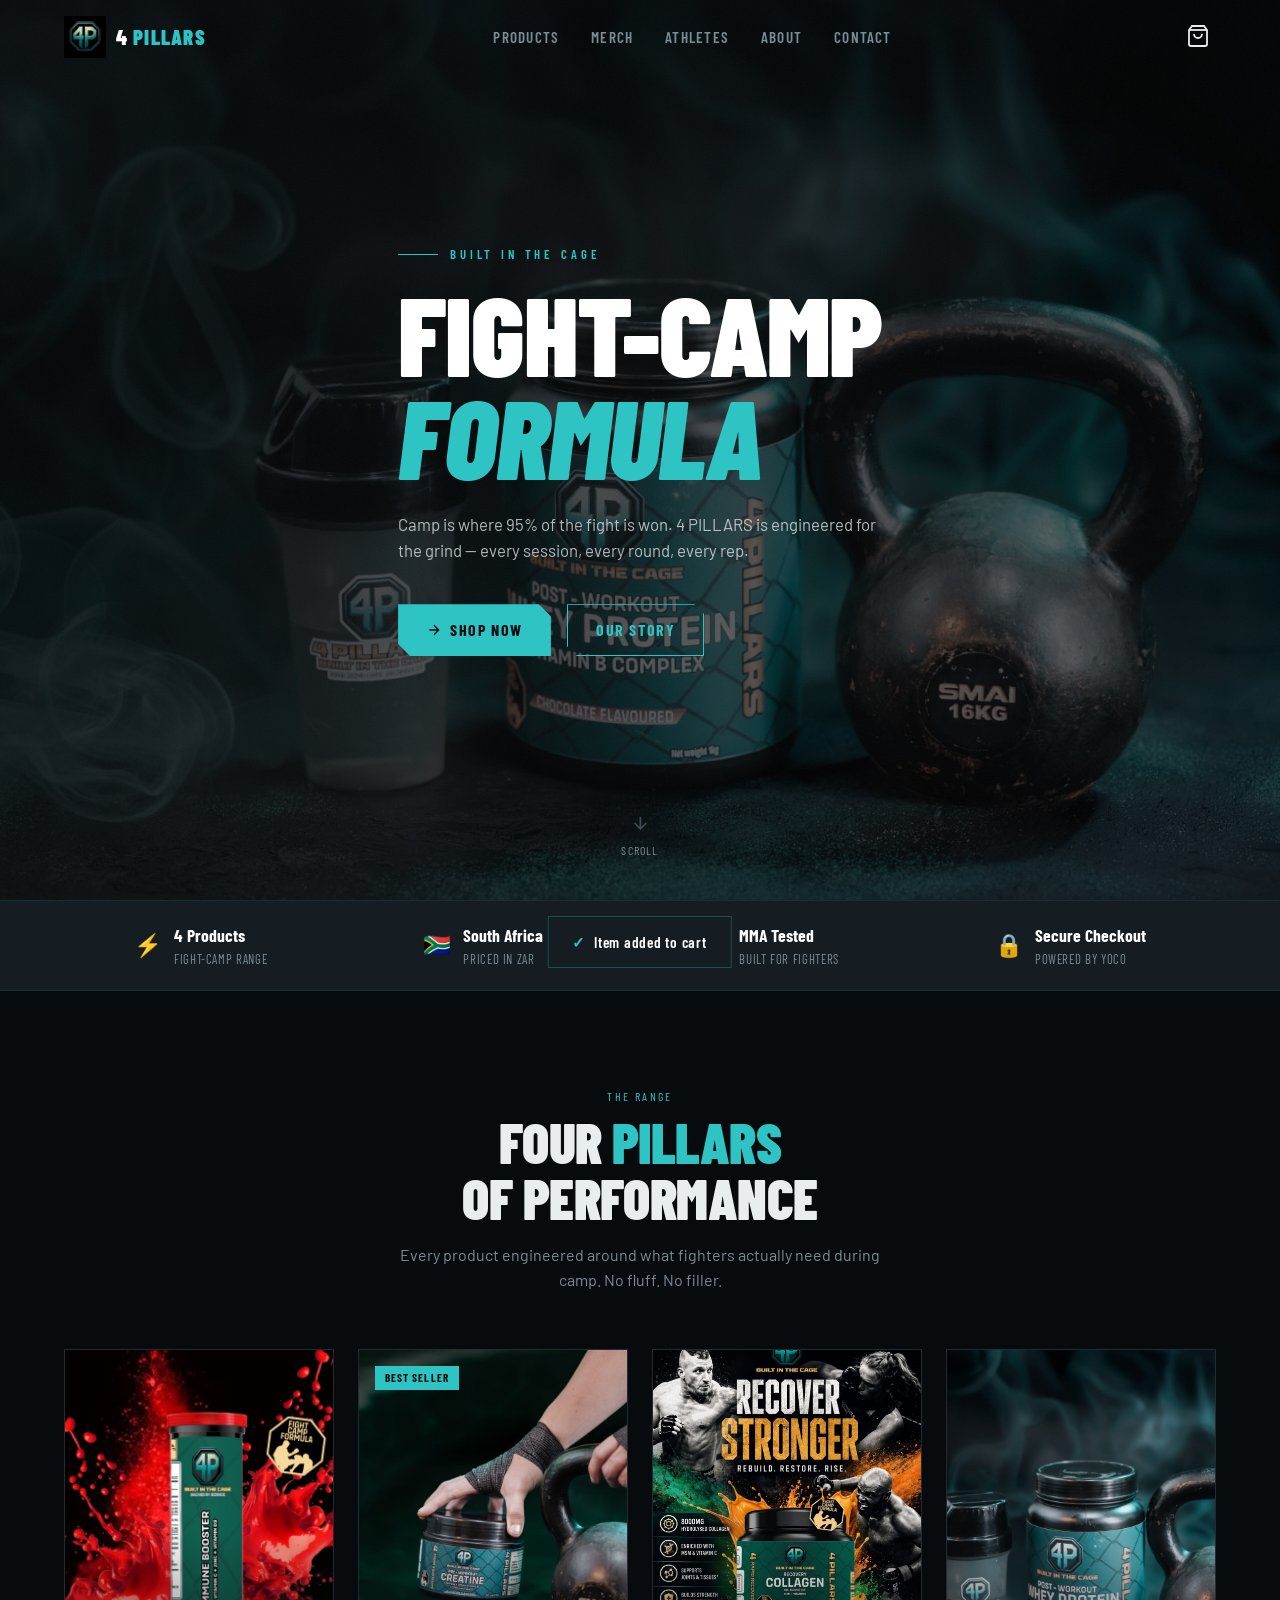
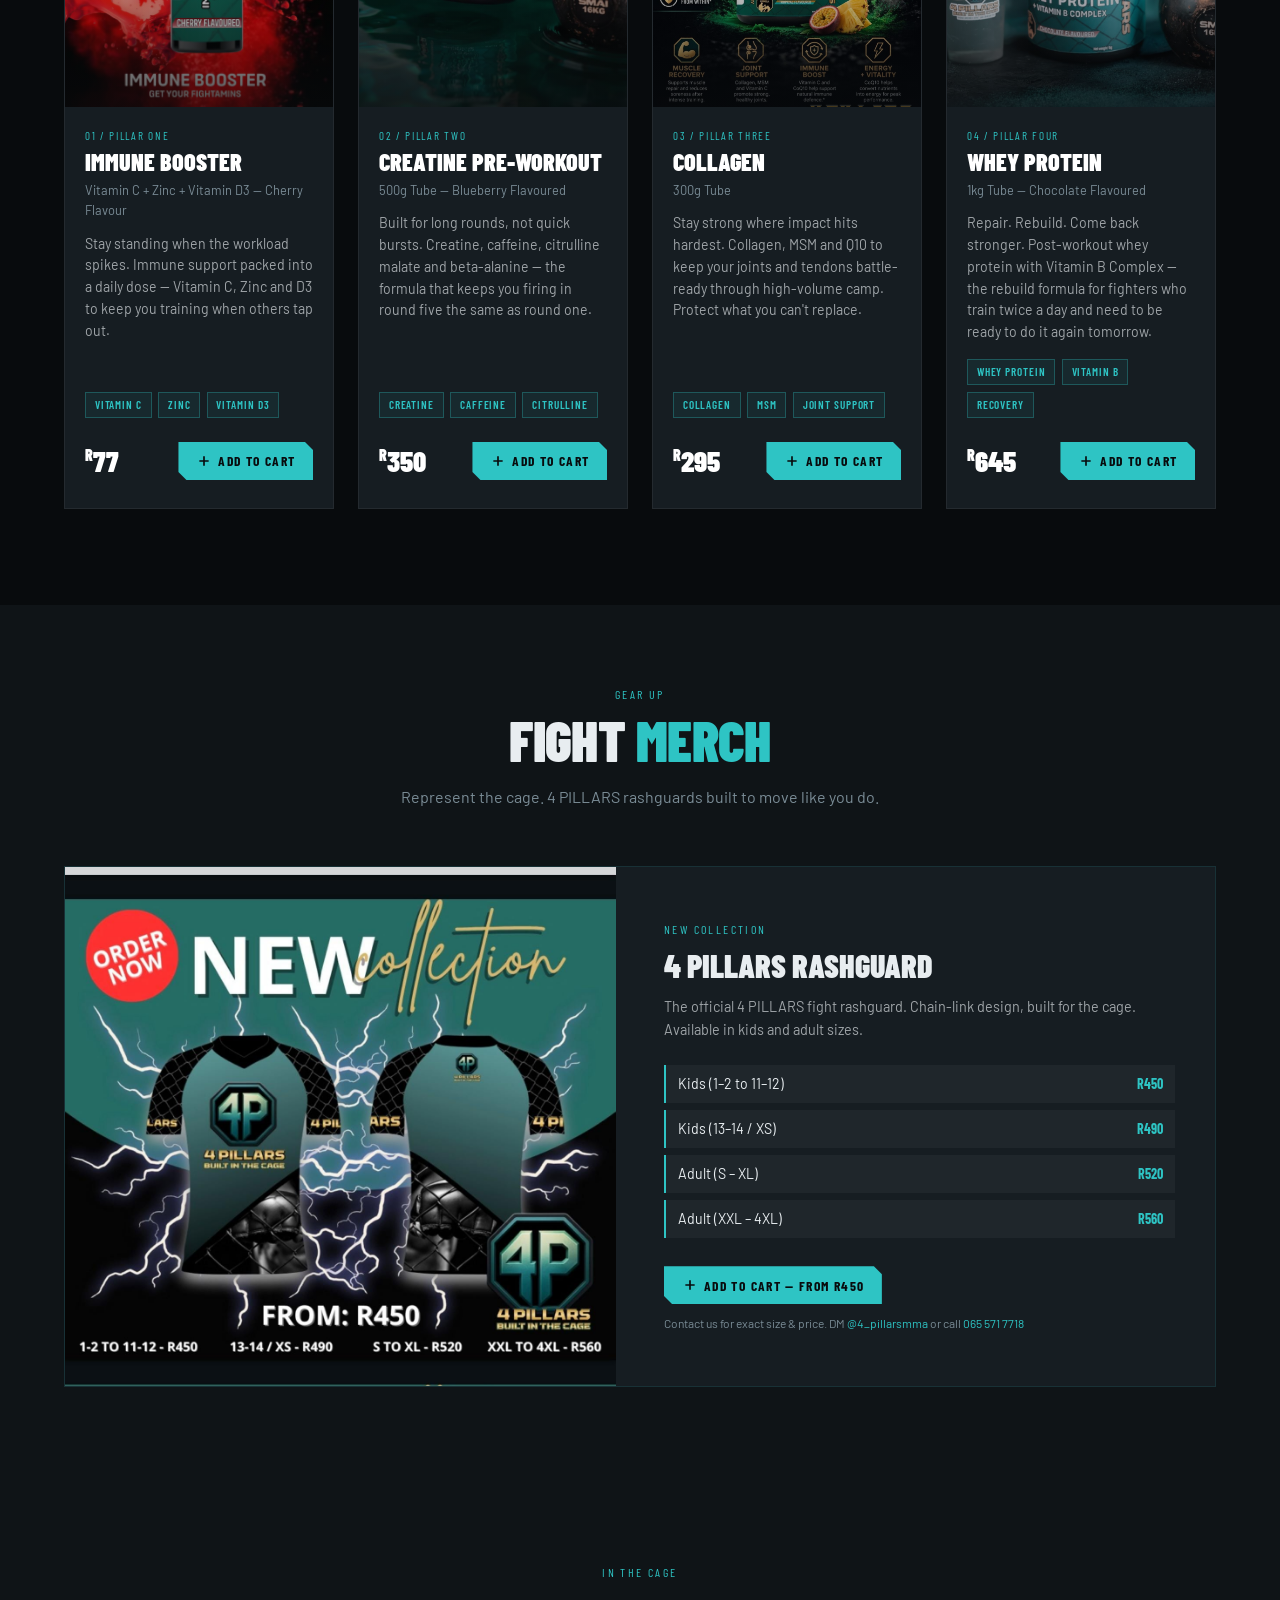
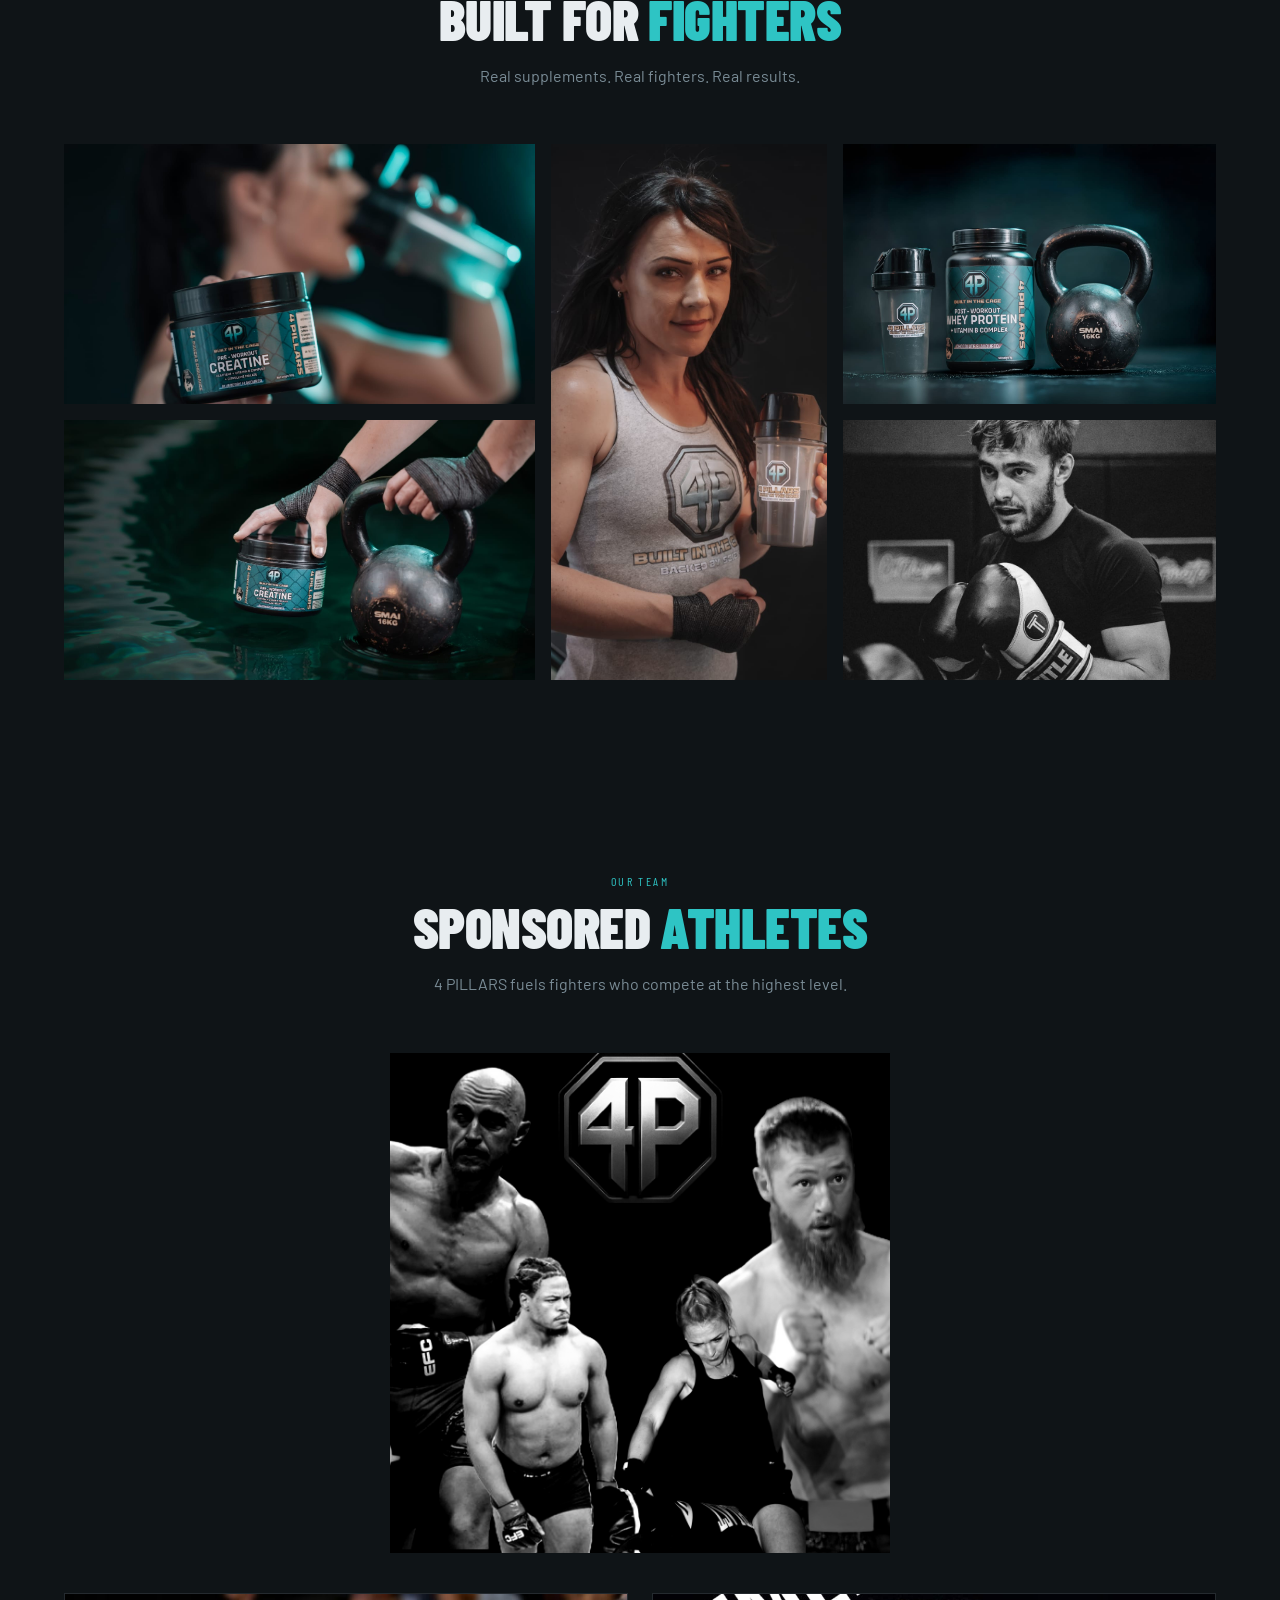
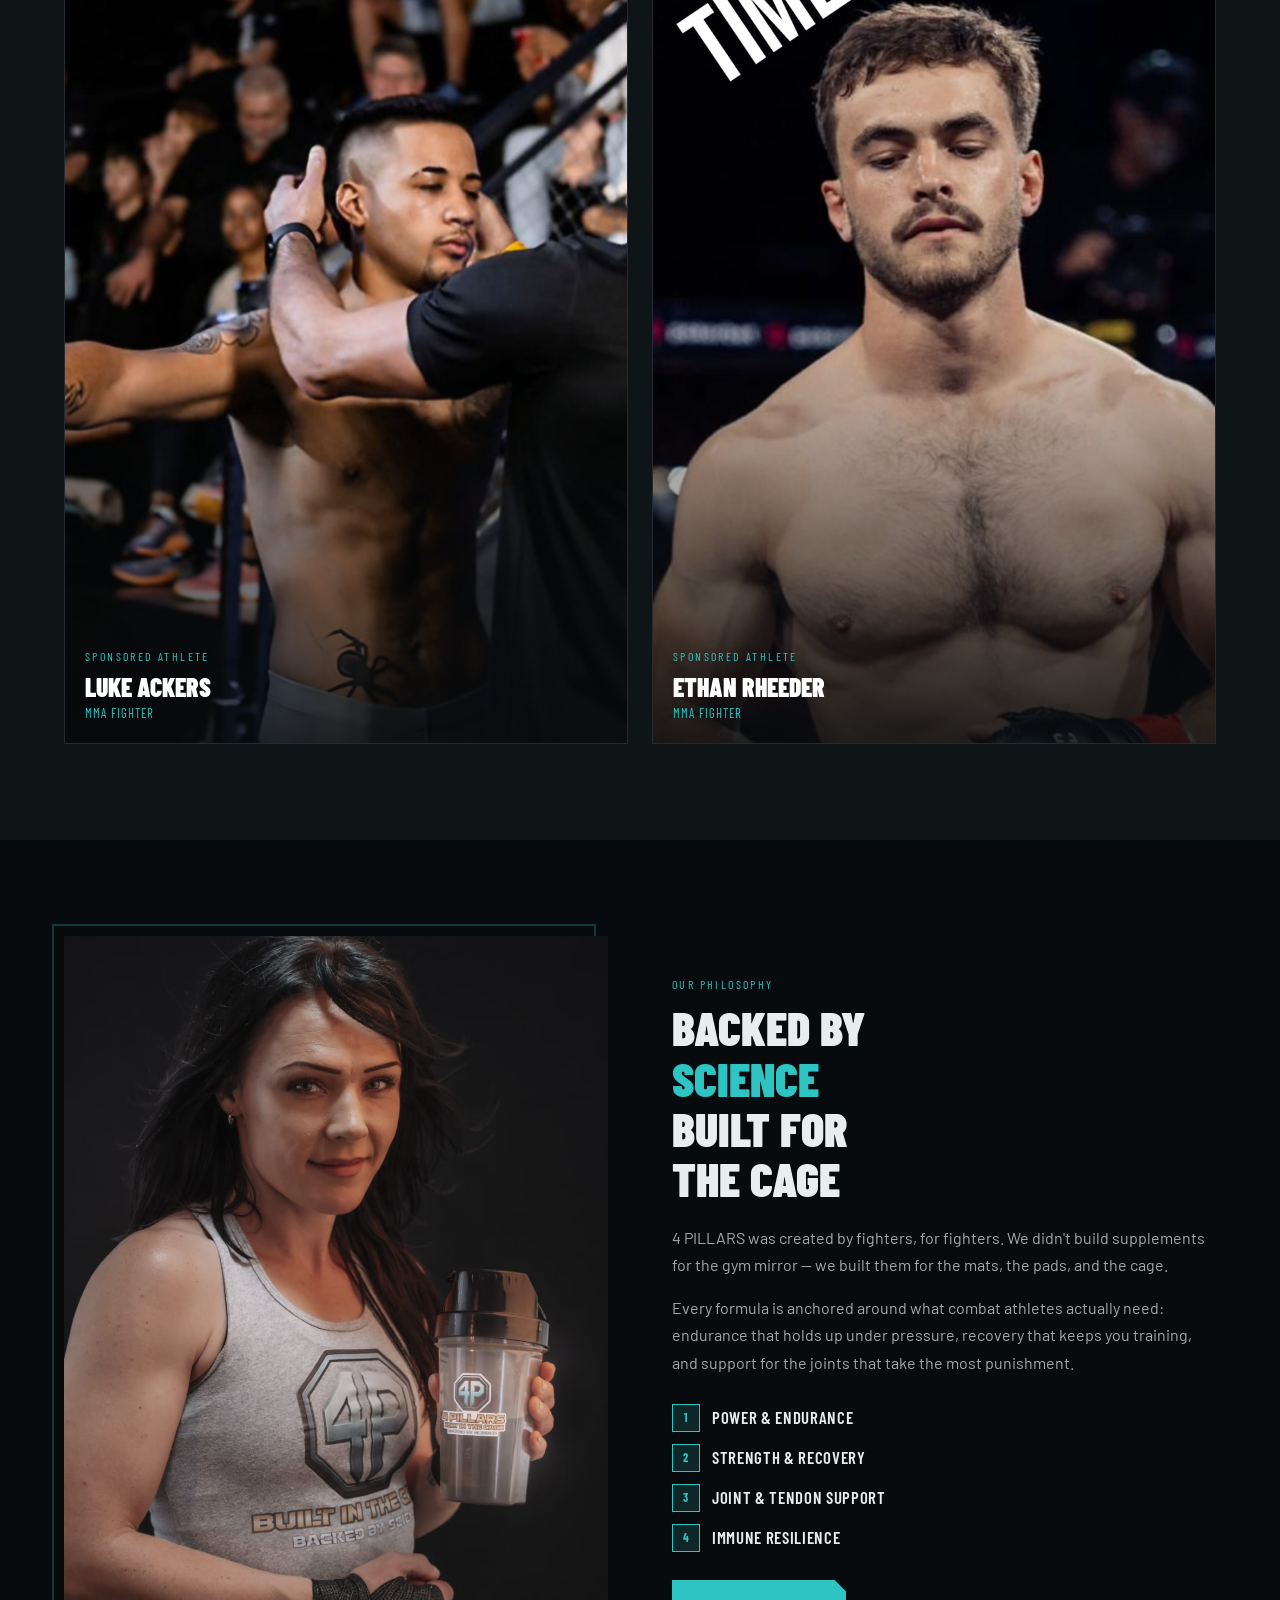
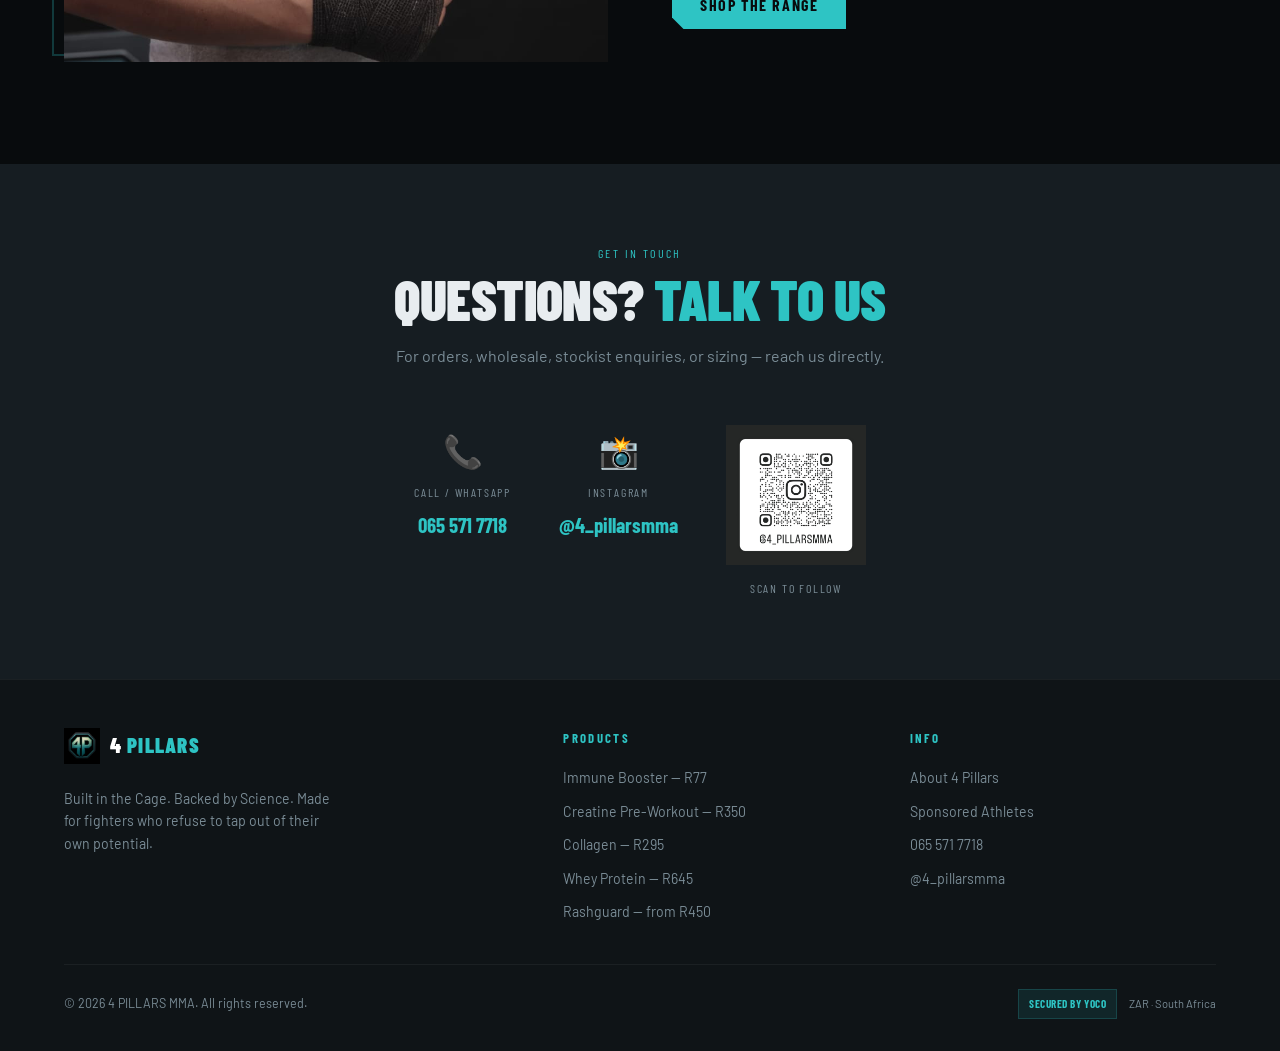
<file: index.html>
<!DOCTYPE html>
<html lang="en">
<head>
  <meta charset="UTF-8">
  <meta name="viewport" content="width=device-width, initial-scale=1.0">
  <title>4 PILLARS MMA — Built in the Cage</title>
  <meta name="description" content="4 PILLARS MMA supplements. Built for fighters. Creatine, Whey Protein, Collagen, Immune Booster and Rashguards — engineered for the grind.">

  <!-- Google Fonts -->
  <link rel="preconnect" href="https://fonts.googleapis.com">
  <link rel="preconnect" href="https://fonts.gstatic.com" crossorigin>
  <link href="https://fonts.googleapis.com/css2?family=Barlow+Condensed:ital,wght@0,400;0,600;0,700;0,900;1,700&family=Barlow:wght@300;400;500;600&display=swap" rel="stylesheet">

  <!-- Yoco SDK -->
  <script src="https://js.yoco.com/sdk/v1/yoco-sdk-web.js"></script>

  <style>
    *, *::before, *::after { box-sizing: border-box; margin: 0; padding: 0; }

    :root {
      --teal:    #2ec4c4;
      --teal-dk: #1d8f8f;
      --gold:    #d4a847;
      --dark:    #080b0d;
      --dark2:   #0f1417;
      --dark3:   #161d22;
      --dark4:   #1e272e;
      --light:   #e8edf0;
      --muted:   #7a8c96;
      --white:   #ffffff;
      --danger:  #c0392b;
    }

    html { scroll-behavior: smooth; }

    body {
      background: var(--dark);
      color: var(--light);
      font-family: 'Barlow', sans-serif;
      font-weight: 400;
      line-height: 1.6;
      overflow-x: hidden;
    }

    /* ── SCROLLBAR ── */
    ::-webkit-scrollbar { width: 6px; }
    ::-webkit-scrollbar-track { background: var(--dark2); }
    ::-webkit-scrollbar-thumb { background: var(--teal-dk); border-radius: 3px; }

    /* ── UTILITY ── */
    .container { max-width: 1200px; margin: 0 auto; padding: 0 1.5rem; }
    .section-label {
      font-family: 'Barlow Condensed', sans-serif;
      font-size: .75rem;
      letter-spacing: .2em;
      text-transform: uppercase;
      color: var(--teal);
      margin-bottom: .5rem;
    }
    .btn {
      display: inline-flex; align-items: center; gap: .5rem;
      padding: .75rem 1.75rem;
      font-family: 'Barlow Condensed', sans-serif;
      font-size: 1rem;
      font-weight: 700;
      letter-spacing: .1em;
      text-transform: uppercase;
      border: none; cursor: pointer;
      transition: all .2s ease;
      text-decoration: none;
    }
    .btn-primary {
      background: var(--teal);
      color: var(--dark);
      clip-path: polygon(0 0, calc(100% - 12px) 0, 100% 12px, 100% 100%, 12px 100%, 0 calc(100% - 12px));
    }
    .btn-primary:hover { background: #3ed8d8; transform: translateY(-2px); box-shadow: 0 8px 24px rgba(46,196,196,.35); }
    .btn-outline {
      background: transparent;
      color: var(--teal);
      border: 1.5px solid var(--teal);
      clip-path: polygon(0 0, calc(100% - 10px) 0, 100% 10px, 100% 100%, 10px 100%, 0 calc(100% - 10px));
    }
    .btn-outline:hover { background: var(--teal); color: var(--dark); }
    .btn-ghost { background: transparent; color: var(--light); border: none; cursor: pointer; font-family: inherit; }

    /* ── NAVBAR ── */
    nav {
      position: fixed; top: 0; left: 0; right: 0; z-index: 900;
      padding: 1rem 0;
      transition: background .3s ease, padding .3s ease;
    }
    nav.scrolled {
      background: rgba(8,11,13,.95);
      backdrop-filter: blur(12px);
      padding: .6rem 0;
      border-bottom: 1px solid rgba(46,196,196,.15);
    }
    .nav-inner {
      display: flex; align-items: center; justify-content: space-between;
    }
    .nav-logo {
      text-decoration: none;
      display: flex; align-items: center; gap: .6rem;
    }
    .nav-logo img {
      height: 42px; width: 42px;
      object-fit: contain;
    }
    .nav-logo-text {
      font-family: 'Barlow Condensed', sans-serif;
      font-size: 1.3rem;
      font-weight: 900;
      letter-spacing: .06em;
      color: var(--white);
      line-height: 1;
    }
    .nav-logo-text span { color: var(--teal); }
    .nav-links { display: flex; align-items: center; gap: 2rem; list-style: none; }
    .nav-links a {
      font-family: 'Barlow Condensed', sans-serif;
      font-size: .95rem;
      font-weight: 600;
      letter-spacing: .08em;
      text-transform: uppercase;
      color: var(--muted);
      text-decoration: none;
      transition: color .2s;
    }
    .nav-links a:hover { color: var(--teal); }
    .nav-right { display: flex; align-items: center; gap: 1rem; }
    .cart-btn {
      position: relative;
      background: none; border: none; cursor: pointer;
      color: var(--light); padding: .4rem;
      transition: color .2s;
    }
    .cart-btn:hover { color: var(--teal); }
    .cart-btn svg { width: 24px; height: 24px; }
    .cart-count {
      position: absolute; top: -4px; right: -4px;
      background: var(--teal); color: var(--dark);
      font-size: .65rem; font-weight: 700;
      width: 18px; height: 18px;
      border-radius: 50%;
      display: flex; align-items: center; justify-content: center;
      opacity: 0; transform: scale(0);
      transition: all .2s;
    }
    .cart-count.visible { opacity: 1; transform: scale(1); }
    .hamburger { display: none; flex-direction: column; gap: 5px; cursor: pointer; background: none; border: none; padding: .4rem; }
    .hamburger span { display: block; width: 24px; height: 2px; background: var(--light); transition: all .3s; }

    /* ── HERO ── */
    .hero {
      position: relative; height: 100vh; min-height: 600px;
      display: flex; align-items: center;
      overflow: hidden;
    }
    .hero-bg {
      position: absolute; inset: 0;
      background-image: url('images/hero-whey-smoke.jpeg');
      background-size: cover;
      background-position: center 30%;
      filter: brightness(.45);
      transform: scale(1.05);
      transition: transform 8s ease;
    }
    .hero-bg.loaded { transform: scale(1); }
    .hero-overlay {
      position: absolute; inset: 0;
      background: linear-gradient(135deg, rgba(8,11,13,.8) 0%, rgba(8,11,13,.2) 60%, transparent 100%);
    }
    .hero-noise {
      position: absolute; inset: 0;
      opacity: .04;
      background-image: url("data:image/svg+xml,%3Csvg viewBox='0 0 256 256' xmlns='http://www.w3.org/2000/svg'%3E%3Cfilter id='n'%3E%3CfeTurbulence type='fractalNoise' baseFrequency='.9' numOctaves='4' stitchTiles='stitch'/%3E%3C/filter%3E%3Crect width='100%25' height='100%25' filter='url(%23n)'/%3E%3C/svg%3E");
      background-size: 200px;
    }
    .hero-content {
      position: relative; z-index: 2;
      max-width: 700px;
    }
    .hero-eyebrow {
      font-family: 'Barlow Condensed', sans-serif;
      font-size: .8rem; font-weight: 600;
      letter-spacing: .3em; text-transform: uppercase;
      color: var(--teal);
      margin-bottom: 1rem;
      display: flex; align-items: center; gap: .75rem;
    }
    .hero-eyebrow::before {
      content: ''; display: block;
      width: 40px; height: 1.5px;
      background: var(--teal);
    }
    .hero h1 {
      font-family: 'Barlow Condensed', sans-serif;
      font-size: clamp(3.5rem, 9vw, 7rem);
      font-weight: 900;
      line-height: .92;
      text-transform: uppercase;
      letter-spacing: -.01em;
      color: var(--white);
      margin-bottom: 1.5rem;
    }
    .hero h1 em {
      font-style: italic;
      color: var(--teal);
    }
    .hero p {
      font-size: 1.05rem;
      color: rgba(232,237,240,.75);
      max-width: 480px;
      margin-bottom: 2.5rem;
    }
    .hero-actions { display: flex; gap: 1rem; flex-wrap: wrap; }
    .hero-scroll {
      position: absolute; bottom: 2.5rem; left: 50%;
      transform: translateX(-50%);
      display: flex; flex-direction: column; align-items: center; gap: .5rem;
      color: var(--muted); font-size: .75rem;
      letter-spacing: .1em; text-transform: uppercase;
      font-family: 'Barlow Condensed', sans-serif;
      z-index: 2; animation: bounce 2s infinite;
    }
    @keyframes bounce { 0%,100%{transform:translateX(-50%) translateY(0)} 50%{transform:translateX(-50%) translateY(-8px)} }
    .hero-scroll svg { width: 20px; opacity: .5; }

    /* ── STATS BAR ── */
    .stats-bar {
      background: var(--dark3);
      border-top: 1px solid rgba(46,196,196,.1);
      border-bottom: 1px solid rgba(46,196,196,.1);
      padding: 1.25rem 0;
    }
    .stats-inner {
      display: flex; align-items: center; justify-content: space-around;
      flex-wrap: wrap; gap: 1rem;
    }
    .stat {
      display: flex; align-items: center; gap: .75rem;
      font-family: 'Barlow Condensed', sans-serif;
    }
    .stat-icon { color: var(--teal); font-size: 1.4rem; }
    .stat-text { font-size: .8rem; letter-spacing: .05em; text-transform: uppercase; color: var(--muted); }
    .stat-value { font-size: 1.1rem; font-weight: 700; color: var(--white); }

    /* ── SECTION HEADERS ── */
    .section-header {
      text-align: center;
      margin-bottom: 3.5rem;
    }
    .section-header h2 {
      font-family: 'Barlow Condensed', sans-serif;
      font-size: clamp(2.2rem, 5vw, 3.5rem);
      font-weight: 900;
      text-transform: uppercase;
      line-height: 1;
      letter-spacing: -.01em;
    }
    .section-header h2 span { color: var(--teal); }
    .section-header p { color: var(--muted); max-width: 520px; margin: 1rem auto 0; }

    /* ── PRODUCTS ── */
    #products { padding: 6rem 0; }
    .products-grid {
      display: grid;
      grid-template-columns: repeat(auto-fill, minmax(260px, 1fr));
      gap: 1.5rem;
    }
    .product-card {
      background: var(--dark3);
      border: 1px solid rgba(255,255,255,.06);
      transition: border-color .3s, transform .3s, box-shadow .3s;
      position: relative; overflow: hidden;
      display: flex; flex-direction: column;
    }
    .product-card:hover {
      border-color: rgba(46,196,196,.4);
      transform: translateY(-4px);
      box-shadow: 0 16px 48px rgba(0,0,0,.5), 0 0 0 1px rgba(46,196,196,.15);
    }
    .product-badge {
      position: absolute; top: 1rem; left: 1rem; z-index: 2;
      background: var(--teal); color: var(--dark);
      font-family: 'Barlow Condensed', sans-serif;
      font-size: .7rem; font-weight: 700;
      letter-spacing: .1em; text-transform: uppercase;
      padding: .2rem .6rem;
    }
    .product-img-wrap {
      position: relative; overflow: hidden;
      aspect-ratio: 3/4; background: var(--dark4);
    }
    .product-img-wrap img {
      width: 100%; height: 100%;
      object-fit: cover;
      transition: transform .5s ease;
    }
    .product-card:hover .product-img-wrap img { transform: scale(1.06); }
    .product-img-overlay {
      position: absolute; inset: 0;
      background: linear-gradient(to top, rgba(8,11,13,.7) 0%, transparent 50%);
    }
    .product-body {
      padding: 1.25rem 1.25rem 1.5rem;
      flex: 1; display: flex; flex-direction: column;
    }
    .product-number {
      font-family: 'Barlow Condensed', sans-serif;
      font-size: .7rem; letter-spacing: .15em;
      text-transform: uppercase; color: var(--teal);
      margin-bottom: .25rem;
    }
    .product-name {
      font-family: 'Barlow Condensed', sans-serif;
      font-size: 1.5rem; font-weight: 900;
      text-transform: uppercase; line-height: 1.1;
      color: var(--white); margin-bottom: .25rem;
    }
    .product-sub {
      font-size: .8rem; color: var(--muted);
      margin-bottom: .75rem;
    }
    .product-desc {
      font-size: .88rem; color: rgba(232,237,240,.65);
      line-height: 1.55; margin-bottom: 1rem; flex: 1;
    }
    .product-tags {
      display: flex; flex-wrap: wrap; gap: .4rem;
      margin-bottom: 1.25rem;
    }
    .tag {
      font-size: .7rem; font-family: 'Barlow Condensed', sans-serif;
      font-weight: 600; letter-spacing: .08em; text-transform: uppercase;
      padding: .2rem .55rem;
      border: 1px solid rgba(46,196,196,.3);
      color: var(--teal); background: rgba(46,196,196,.07);
    }
    .product-footer {
      display: flex; align-items: center; justify-content: space-between;
      margin-top: auto;
    }
    .product-price {
      font-family: 'Barlow Condensed', sans-serif;
      font-size: 1.8rem; font-weight: 900;
      color: var(--white);
    }
    .product-price sup { font-size: 1rem; vertical-align: super; }
    .add-to-cart {
      background: var(--teal); color: var(--dark);
      border: none; cursor: pointer;
      font-family: 'Barlow Condensed', sans-serif;
      font-size: .85rem; font-weight: 700;
      letter-spacing: .1em; text-transform: uppercase;
      padding: .65rem 1.1rem;
      transition: all .2s;
      display: flex; align-items: center; gap: .4rem;
      clip-path: polygon(0 0, calc(100% - 8px) 0, 100% 8px, 100% 100%, 8px 100%, 0 calc(100% - 8px));
    }
    .add-to-cart:hover { background: #3ed8d8; transform: translateY(-1px); }
    .add-to-cart.added { background: var(--gold); }
    .add-to-cart svg { width: 16px; height: 16px; }

    /* ── CART DRAWER ── */
    .cart-overlay {
      position: fixed; inset: 0; z-index: 990;
      background: rgba(0,0,0,.6);
      opacity: 0; pointer-events: none;
      transition: opacity .3s;
      backdrop-filter: blur(4px);
    }
    .cart-overlay.open { opacity: 1; pointer-events: all; }
    .cart-drawer {
      position: fixed; top: 0; right: 0; bottom: 0; z-index: 995;
      width: min(420px, 100vw);
      background: var(--dark2);
      border-left: 1px solid rgba(46,196,196,.15);
      transform: translateX(100%);
      transition: transform .35s cubic-bezier(.4,0,.2,1);
      display: flex; flex-direction: column;
    }
    .cart-drawer.open { transform: translateX(0); }
    .cart-header {
      padding: 1.5rem;
      border-bottom: 1px solid rgba(255,255,255,.06);
      display: flex; align-items: center; justify-content: space-between;
    }
    .cart-title {
      font-family: 'Barlow Condensed', sans-serif;
      font-size: 1.3rem; font-weight: 900;
      text-transform: uppercase; letter-spacing: .05em;
    }
    .cart-close {
      background: none; border: none; cursor: pointer;
      color: var(--muted); padding: .3rem;
      transition: color .2s;
    }
    .cart-close:hover { color: var(--white); }
    .cart-close svg { width: 22px; height: 22px; }
    .cart-items { flex: 1; overflow-y: auto; padding: 1rem 1.5rem; }
    .cart-empty {
      height: 100%; display: flex; flex-direction: column;
      align-items: center; justify-content: center; gap: 1rem;
      color: var(--muted); text-align: center;
    }
    .cart-empty svg { width: 48px; height: 48px; opacity: .3; }
    .cart-empty p { font-size: .9rem; }
    .cart-item {
      display: grid; grid-template-columns: 64px 1fr auto;
      gap: 1rem; align-items: start;
      padding: 1rem 0;
      border-bottom: 1px solid rgba(255,255,255,.05);
    }
    .cart-item-img {
      width: 64px; height: 64px;
      object-fit: cover;
      background: var(--dark4);
    }
    .cart-item-name {
      font-family: 'Barlow Condensed', sans-serif;
      font-weight: 700; font-size: 1rem;
      text-transform: uppercase; line-height: 1.2;
      margin-bottom: .2rem;
    }
    .cart-item-sub { font-size: .78rem; color: var(--muted); }
    .cart-item-price { font-family: 'Barlow Condensed', sans-serif; font-weight: 700; color: var(--teal); font-size: 1rem; }
    .cart-item-unit-price { font-size: .72rem; color: var(--muted); margin: .1rem 0 .35rem; }
    .cart-item-right { display: flex; flex-direction: column; align-items: flex-end; gap: .3rem; flex-shrink: 0; }
    .cart-count-label { font-size: .72rem; color: var(--muted); font-family: 'Barlow Condensed', sans-serif; letter-spacing: .05em; text-transform: uppercase; margin-top: .15rem; }
    .cart-qty {
      display: flex; align-items: center; gap: .5rem;
      margin-top: .5rem;
    }
    .qty-btn {
      width: 24px; height: 24px;
      background: var(--dark4); border: 1px solid rgba(255,255,255,.1);
      color: var(--light); cursor: pointer;
      display: flex; align-items: center; justify-content: center;
      font-size: .9rem; transition: border-color .2s;
    }
    .qty-btn:hover { border-color: var(--teal); color: var(--teal); }
    .qty-val { font-size: .9rem; min-width: 20px; text-align: center; }
    .cart-item-remove {
      background: none; border: none; cursor: pointer;
      color: var(--muted); padding: .2rem;
      font-size: 1rem; transition: color .2s;
      align-self: start;
    }
    .cart-item-remove:hover { color: var(--danger); }
    .cart-footer {
      padding: 1.5rem;
      border-top: 1px solid rgba(255,255,255,.06);
    }
    .cart-subtotal {
      display: flex; justify-content: space-between; align-items: center;
      margin-bottom: 1.25rem;
    }
    .cart-subtotal-label { font-size: .85rem; color: var(--muted); text-transform: uppercase; letter-spacing: .05em; font-family: 'Barlow Condensed', sans-serif; }
    .cart-subtotal-amount { font-family: 'Barlow Condensed', sans-serif; font-size: 1.5rem; font-weight: 900; }
    .checkout-btn {
      width: 100%;
      background: var(--teal); color: var(--dark);
      border: none; cursor: pointer;
      font-family: 'Barlow Condensed', sans-serif;
      font-size: 1.05rem; font-weight: 700;
      letter-spacing: .1em; text-transform: uppercase;
      padding: 1rem;
      transition: all .2s;
      display: flex; align-items: center; justify-content: center; gap: .5rem;
    }
    .checkout-btn:hover { background: #3ed8d8; }
    .checkout-btn:disabled { opacity: .5; cursor: not-allowed; }
    .checkout-btn.loading { background: var(--teal-dk); cursor: wait; }
    .checkout-btn .spinner {
      display: none;
      width: 16px; height: 16px;
      border: 2px solid rgba(8,11,13,.3);
      border-top-color: var(--dark);
      border-radius: 50%;
      animation: spin .7s linear infinite;
    }
    .checkout-btn.loading .spinner { display: block; }
    @keyframes spin { to { transform: rotate(360deg); } }

    .continue-btn {
      width: 100%;
      background: transparent;
      border: 1px solid rgba(255,255,255,.1);
      color: var(--muted);
      font-family: 'Barlow Condensed', sans-serif;
      font-size: .88rem; font-weight: 600;
      letter-spacing: .08em; text-transform: uppercase;
      padding: .7rem; cursor: pointer;
      transition: all .2s; margin-top: .5rem;
    }
    .continue-btn:hover { border-color: var(--teal); color: var(--teal); }

    .whatsapp-btn {
      width: 100%;
      background: #25d366; color: #fff;
      border: none; cursor: pointer;
      font-family: 'Barlow Condensed', sans-serif;
      font-size: .92rem; font-weight: 700;
      letter-spacing: .08em; text-transform: uppercase;
      padding: .75rem; margin-top: .5rem;
      transition: all .2s;
      display: flex; align-items: center; justify-content: center; gap: .5rem;
    }
    .whatsapp-btn:hover { background: #1fba58; }
    .whatsapp-btn svg { width: 18px; flex-shrink: 0; }
    .secure-note {
      display: flex; align-items: center; justify-content: center; gap: .4rem;
      margin-top: .75rem; font-size: .72rem;
      color: var(--muted); letter-spacing: .05em;
    }
    .secure-note svg { width: 12px; }

    /* ── GALLERY / LIFESTYLE ── */
    #lifestyle { padding: 6rem 0; background: var(--dark2); }
    .gallery-grid {
      display: grid;
      grid-template-columns: repeat(12, 1fr);
      grid-template-rows: repeat(2, 260px);
      gap: 1rem;
    }
    .gallery-item {
      overflow: hidden; position: relative;
    }
    .gallery-item img {
      width: 100%; height: 100%;
      object-fit: cover;
      transition: transform .6s ease;
    }
    .gallery-item:hover img { transform: scale(1.07); }
    .gallery-item:nth-child(1) { grid-column: 1/6; grid-row: 1/2; }
    .gallery-item:nth-child(2) { grid-column: 6/9; grid-row: 1/3; }
    .gallery-item:nth-child(3) { grid-column: 9/13; grid-row: 1/2; }
    .gallery-item:nth-child(4) { grid-column: 1/6; grid-row: 2/3; }
    .gallery-item:nth-child(5) { grid-column: 9/13; grid-row: 2/3; }

    /* ── ABOUT / PHILOSOPHY ── */
    #about { padding: 6rem 0; }
    .about-grid {
      display: grid; grid-template-columns: 1fr 1fr;
      gap: 4rem; align-items: center;
    }
    .about-img-wrap {
      position: relative;
    }
    .about-img-wrap img {
      width: 100%; aspect-ratio: 3/4;
      object-fit: cover;
    }
    .about-img-wrap::before {
      content: '';
      position: absolute; top: -12px; left: -12px; right: 12px; bottom: 12px;
      border: 2px solid rgba(46,196,196,.25);
      pointer-events: none; z-index: -1;
    }
    .about-content h2 {
      font-family: 'Barlow Condensed', sans-serif;
      font-size: clamp(2rem, 4vw, 3rem);
      font-weight: 900; text-transform: uppercase;
      line-height: 1.05; margin-bottom: 1.25rem;
    }
    .about-content h2 span { color: var(--teal); }
    .about-content p {
      color: rgba(232,237,240,.7);
      margin-bottom: 1rem;
      line-height: 1.7;
    }
    .pillars-list {
      list-style: none; margin: 1.75rem 0;
      display: flex; flex-direction: column; gap: .75rem;
    }
    .pillars-list li {
      display: flex; align-items: center; gap: .75rem;
      font-family: 'Barlow Condensed', sans-serif;
      font-size: 1.05rem; font-weight: 600; letter-spacing: .04em;
      text-transform: uppercase;
    }
    .pillar-num {
      width: 28px; height: 28px;
      background: rgba(46,196,196,.15);
      border: 1px solid var(--teal);
      color: var(--teal);
      font-size: .75rem; font-weight: 700;
      display: flex; align-items: center; justify-content: center;
      flex-shrink: 0;
    }

    /* ── FOOTER ── */
    footer {
      background: var(--dark2);
      border-top: 1px solid rgba(255,255,255,.05);
      padding: 3rem 0 2rem;
    }
    .footer-grid {
      display: grid; grid-template-columns: 1.5fr 1fr 1fr;
      gap: 2.5rem; margin-bottom: 2.5rem;
    }
    .footer-brand p { color: var(--muted); font-size: .88rem; line-height: 1.6; margin-top: .75rem; max-width: 280px; }
    .footer-col h4 {
      font-family: 'Barlow Condensed', sans-serif;
      font-size: .8rem; font-weight: 700;
      letter-spacing: .18em; text-transform: uppercase;
      color: var(--teal); margin-bottom: 1rem;
    }
    .footer-col ul { list-style: none; display: flex; flex-direction: column; gap: .5rem; }
    .footer-col a { color: var(--muted); font-size: .88rem; text-decoration: none; transition: color .2s; }
    .footer-col a:hover { color: var(--light); }
    .footer-bottom {
      padding-top: 1.5rem;
      border-top: 1px solid rgba(255,255,255,.05);
      display: flex; align-items: center; justify-content: space-between;
      flex-wrap: wrap; gap: 1rem;
      font-size: .78rem; color: var(--muted);
    }
    .footer-badges { display: flex; gap: .75rem; align-items: center; }
    .yoco-badge {
      background: rgba(46,196,196,.1); border: 1px solid rgba(46,196,196,.2);
      color: var(--teal); font-family: 'Barlow Condensed', sans-serif;
      font-size: .7rem; font-weight: 700; letter-spacing: .05em;
      padding: .3rem .6rem; text-transform: uppercase;
    }

    /* ── MOBILE NAV MENU ── */
    .mobile-menu {
      display: none;
      position: fixed; top: 0; left: 0; right: 0; bottom: 0; z-index: 950;
      background: var(--dark2);
      flex-direction: column; align-items: center; justify-content: center;
      gap: 2rem;
    }
    .mobile-menu.open { display: flex; }
    .mobile-menu a {
      font-family: 'Barlow Condensed', sans-serif;
      font-size: 2.5rem; font-weight: 900;
      text-transform: uppercase; letter-spacing: .05em;
      color: var(--white); text-decoration: none;
      transition: color .2s;
    }
    .mobile-menu a:hover { color: var(--teal); }
    .mobile-close {
      position: absolute; top: 1.25rem; right: 1.5rem;
      background: none; border: none; cursor: pointer;
      color: var(--muted);
    }
    .mobile-close svg { width: 28px; height: 28px; }

    /* ── TOAST ── */
    .toast {
      position: fixed; bottom: 2rem; left: 50%; transform: translateX(-50%) translateY(100px);
      background: var(--dark3); border: 1px solid rgba(46,196,196,.3);
      color: var(--white);
      font-family: 'Barlow Condensed', sans-serif;
      font-size: .95rem; font-weight: 600; letter-spacing: .05em;
      padding: .8rem 1.5rem; z-index: 999;
      transition: transform .35s cubic-bezier(.4,0,.2,1);
      display: flex; align-items: center; gap: .5rem;
      white-space: nowrap;
    }
    .toast.show { transform: translateX(-50%) translateY(0); }
    .toast-icon { color: var(--teal); }

    /* ── MERCH ── */
    .merch-card {
      display: grid; grid-template-columns: 1fr 1fr;
      gap: 3rem; align-items: center;
      background: var(--dark3);
      border: 1px solid rgba(46,196,196,.12);
      overflow: hidden;
    }
    .merch-img-wrap { overflow: hidden; }
    .merch-img-wrap img { width: 100%; height: 100%; object-fit: cover; display: block; transition: transform .5s; }
    .merch-card:hover .merch-img-wrap img { transform: scale(1.04); }
    .merch-body { padding: 2.5rem 2.5rem 2.5rem 0; }
    .merch-name {
      font-family: 'Barlow Condensed', sans-serif;
      font-size: 2rem; font-weight: 900;
      text-transform: uppercase; line-height: 1.1;
      margin-bottom: .75rem;
    }
    .merch-desc { color: rgba(232,237,240,.65); font-size: .9rem; line-height: 1.6; margin-bottom: 1.5rem; }
    .merch-sizes { display: flex; flex-direction: column; gap: .4rem; margin-bottom: 1.75rem; }
    .size-row {
      display: flex; justify-content: space-between; align-items: center;
      padding: .5rem .75rem;
      background: rgba(255,255,255,.04);
      border-left: 2px solid var(--teal);
      font-size: .88rem;
    }
    .size-label { color: var(--light); }
    .size-price { font-family: 'Barlow Condensed', sans-serif; font-weight: 700; color: var(--teal); }

    /* ── ATHLETES ── */
    .athletes-collage {
      margin-bottom: 2.5rem;
      overflow: hidden;
      max-width: 500px; margin-left: auto; margin-right: auto;
    }
    .athletes-collage img { width: 100%; display: block; }
    .athletes-grid {
      display: grid; grid-template-columns: 1fr 1fr;
      gap: 1.5rem;
    }
    .athlete-card {
      position: relative; overflow: hidden;
      background: var(--dark3);
      border: 1px solid rgba(255,255,255,.06);
      transition: border-color .3s, transform .3s;
    }
    .athlete-card:hover { border-color: rgba(46,196,196,.35); transform: translateY(-3px); }
    .athlete-img-wrap { position: relative; overflow: hidden; aspect-ratio: 3/4; }
    .athlete-img-wrap img { width: 100%; height: 100%; object-fit: cover; transition: transform .5s; }
    .athlete-card:hover .athlete-img-wrap img { transform: scale(1.05); }
    .athlete-overlay {
      position: absolute; inset: 0;
      background: linear-gradient(to top, rgba(8,11,13,.85) 0%, transparent 55%);
    }
    .athlete-info {
      padding: 1.25rem;
      position: absolute; bottom: 0; left: 0; right: 0;
    }
    .athlete-name {
      font-family: 'Barlow Condensed', sans-serif;
      font-size: 1.6rem; font-weight: 900;
      text-transform: uppercase; line-height: 1;
      color: var(--white);
    }
    .athlete-sub { font-size: .8rem; color: var(--teal); font-family: 'Barlow Condensed', sans-serif; letter-spacing: .08em; text-transform: uppercase; margin-top: .2rem; }

    /* ── CONTACT ── */
    .contact-grid {
      display: flex; justify-content: center; align-items: flex-start;
      gap: 3rem; flex-wrap: wrap;
    }
    .contact-block {
      display: flex; flex-direction: column; align-items: center;
      text-align: center; gap: .4rem;
    }
    .contact-icon { font-size: 2rem; }
    .contact-label {
      font-family: 'Barlow Condensed', sans-serif;
      font-size: .75rem; letter-spacing: .15em;
      text-transform: uppercase; color: var(--muted);
    }
    .contact-value {
      font-family: 'Barlow Condensed', sans-serif;
      font-size: 1.3rem; font-weight: 700;
      color: var(--teal); text-decoration: none;
      transition: color .2s;
    }
    .contact-value:hover { color: var(--white); }
    .qr-block img { width: 140px; height: 140px; object-fit: cover; }

    /* ── SCROLL HINT ── */
    .scroll-hint {
      display: none;
      align-items: center; justify-content: center; gap: .5rem;
      font-family: 'Barlow Condensed', sans-serif;
      font-size: .75rem; letter-spacing: .12em; text-transform: uppercase;
      color: var(--muted); margin: -.75rem 0 1.25rem;
      animation: hintFade 2.5s ease 1.2s forwards;
      opacity: 1;
    }
    .scroll-hint svg { width: 14px; animation: hintSlide 1.2s ease infinite; }
    @keyframes hintFade  { to { opacity: 0; pointer-events: none; } }
    @keyframes hintSlide { 0%,100%{transform:translateX(0)} 50%{transform:translateX(6px)} }

    /* ── CAROUSEL DOTS ── */
    .carousel-dots {
      display: none;
      justify-content: center; gap: .35rem;
      margin-top: .85rem;
    }
    .carousel-dot {
      width: 6px; height: 6px; border-radius: 3px;
      background: var(--dark4); border: 1px solid rgba(255,255,255,.15);
      transition: all .25s ease; cursor: pointer;
    }
    .carousel-dot.active {
      width: 20px; background: var(--teal); border-color: var(--teal);
    }

    /* ── RESPONSIVE ── */
    @media (max-width: 900px) {
      .nav-links { display: none; }
      .hamburger { display: flex; }
      .about-grid { grid-template-columns: 1fr; gap: 2rem; }
      .about-img-wrap { max-width: 420px; }
      .gallery-grid { grid-template-columns: 1fr 1fr; grid-template-rows: auto; }
      .gallery-item { grid-column: auto!important; grid-row: auto!important; }
      .footer-grid { grid-template-columns: 1fr 1fr; }
      .footer-brand { grid-column: 1/-1; }
      .merch-card { grid-template-columns: 1fr; }
      .merch-body { padding: 1.5rem; }
      .athletes-grid { grid-template-columns: 1fr 1fr; }
    }
    @media (max-width: 600px) {
      /* hero */
      .hero-actions { flex-direction: column; align-items: flex-start; }
      .hero-actions .btn { width: 100%; justify-content: center; }

      /* stats bar */
      .stats-inner { flex-direction: column; align-items: flex-start; gap: 1rem; padding: 0 .5rem; }

      /* products — horizontal scroll carousel */
      .products-grid {
        display: flex;
        overflow-x: auto; overflow-y: visible;
        scroll-snap-type: x mandatory;
        -webkit-overflow-scrolling: touch;
        gap: 1rem;
        padding: .25rem .25rem 1rem;
        margin: 0 -1.5rem;
        padding-left: 1.5rem;
        padding-right: 1.5rem;
        scrollbar-width: none;
      }
      .products-grid::-webkit-scrollbar { display: none; }
      .product-card {
        flex: 0 0 78vw;
        max-width: 300px;
        scroll-snap-align: start;
      }

      /* gallery — horizontal scroll carousel */
      .gallery-grid {
        display: flex;
        overflow-x: auto;
        scroll-snap-type: x mandatory;
        -webkit-overflow-scrolling: touch;
        gap: .75rem;
        margin: 0 -1.5rem;
        padding: .25rem 1.5rem 1rem;
        scrollbar-width: none;
      }
      .gallery-grid::-webkit-scrollbar { display: none; }
      .gallery-item {
        flex: 0 0 72vw;
        max-width: 280px;
        aspect-ratio: 3/4;
        scroll-snap-align: start;
        grid-column: auto !important; grid-row: auto !important;
      }

      /* athletes — horizontal scroll carousel */
      .athletes-grid {
        display: flex;
        overflow-x: auto;
        scroll-snap-type: x mandatory;
        -webkit-overflow-scrolling: touch;
        gap: 1rem;
        margin: 0 -1.5rem;
        padding: .25rem 1.5rem 1rem;
        scrollbar-width: none;
      }
      .athletes-grid::-webkit-scrollbar { display: none; }
      .athlete-card {
        flex: 0 0 72vw;
        max-width: 280px;
        scroll-snap-align: start;
      }

      /* show scroll hints + dots */
      .scroll-hint  { display: flex; }
      .carousel-dots { display: flex; }

      /* footer */
      .footer-grid { grid-template-columns: 1fr; }
      .footer-bottom { flex-direction: column; text-align: center; }
      .cart-drawer { width: 100vw; }
      .contact-grid { gap: 2rem; }

      /* merch size table scrollable */
      .merch-sizes { overflow-x: auto; }

      /* bigger tap targets */
      .add-to-cart { padding: .8rem 1.25rem; font-size: .95rem; }
      .btn { padding: .85rem 1.75rem; }
      .nav-links a, .cart-btn { min-height: 44px; }
    }
  </style>
</head>
<body>

<!-- ── MOBILE MENU ─────────────────────────────────────────── -->
<div class="mobile-menu" id="mobileMenu">
  <button class="mobile-close" onclick="toggleMobileMenu()">
    <svg viewBox="0 0 24 24" fill="none" stroke="currentColor" stroke-width="2"><line x1="18" y1="6" x2="6" y2="18"/><line x1="6" y1="6" x2="18" y2="18"/></svg>
  </button>
  <a href="#products" onclick="toggleMobileMenu()">Products</a>
  <a href="#merch" onclick="toggleMobileMenu()">Merch</a>
  <a href="#athletes" onclick="toggleMobileMenu()">Athletes</a>
  <a href="#about" onclick="toggleMobileMenu()">About</a>
  <a href="#contact" onclick="toggleMobileMenu()">Contact</a>
</div>

<!-- ── NAVBAR ──────────────────────────────────────────────── -->
<nav id="navbar">
  <div class="container">
    <div class="nav-inner">
      <a href="#" class="nav-logo">
        <img src="images/logo-icon.jpeg" alt="4 Pillars MMA logo">
        <div class="nav-logo-text">4 <span>PILLARS</span></div>
      </a>

      <ul class="nav-links">
        <li><a href="#products">Products</a></li>
        <li><a href="#merch">Merch</a></li>
        <li><a href="#athletes">Athletes</a></li>
        <li><a href="#about">About</a></li>
        <li><a href="#contact">Contact</a></li>
      </ul>

      <div class="nav-right">
        <button class="cart-btn" onclick="toggleCart()" aria-label="Open cart">
          <svg viewBox="0 0 24 24" fill="none" stroke="currentColor" stroke-width="1.8">
            <path d="M6 2L3 6v14a2 2 0 002 2h14a2 2 0 002-2V6l-3-4z"/><line x1="3" y1="6" x2="21" y2="6"/>
            <path d="M16 10a4 4 0 01-8 0"/>
          </svg>
          <span class="cart-count" id="cartCount">0</span>
        </button>
        <button class="hamburger" onclick="toggleMobileMenu()" aria-label="Menu">
          <span></span><span></span><span></span>
        </button>
      </div>
    </div>
  </div>
</nav>

<!-- ── HERO ────────────────────────────────────────────────── -->
<section class="hero" id="home">
  <div class="hero-bg" id="heroBg"></div>
  <div class="hero-overlay"></div>
  <div class="hero-noise"></div>
  <div class="container">
    <div class="hero-content">
      <div class="hero-eyebrow">Built in the Cage</div>
      <h1>FIGHT-CAMP<br><em>FORMULA</em></h1>
      <p>Camp is where 95% of the fight is won. 4 PILLARS is engineered for the grind — every session, every round, every rep.</p>
      <div class="hero-actions">
        <a href="#products" class="btn btn-primary">
          <svg viewBox="0 0 24 24" fill="none" stroke="currentColor" stroke-width="2" width="16" height="16"><path d="M5 12h14M12 5l7 7-7 7"/></svg>
          Shop Now
        </a>
        <a href="#about" class="btn btn-outline">Our Story</a>
      </div>
    </div>
  </div>
  <div class="hero-scroll">
    <svg viewBox="0 0 24 24" fill="none" stroke="currentColor" stroke-width="2"><path d="M12 5v14M5 12l7 7 7-7"/></svg>
    Scroll
  </div>
</section>

<!-- ── STATS BAR ────────────────────────────────────────────── -->
<div class="stats-bar">
  <div class="container">
    <div class="stats-inner">
      <div class="stat">
        <span class="stat-icon">⚡</span>
        <div>
          <div class="stat-value">4 Products</div>
          <div class="stat-text">Fight-camp range</div>
        </div>
      </div>
      <div class="stat">
        <span class="stat-icon">🇿🇦</span>
        <div>
          <div class="stat-value">South Africa</div>
          <div class="stat-text">Priced in ZAR</div>
        </div>
      </div>
      <div class="stat">
        <span class="stat-icon">🥊</span>
        <div>
          <div class="stat-value">MMA Tested</div>
          <div class="stat-text">Built for fighters</div>
        </div>
      </div>
      <div class="stat">
        <span class="stat-icon">🔒</span>
        <div>
          <div class="stat-value">Secure Checkout</div>
          <div class="stat-text">Powered by Yoco</div>
        </div>
      </div>
    </div>
  </div>
</div>

<!-- ── PRODUCTS ─────────────────────────────────────────────── -->
<section id="products">
  <div class="container">
    <div class="section-header">
      <div class="section-label">The Range</div>
      <h2>FOUR <span>PILLARS</span><br>OF PERFORMANCE</h2>
      <p>Every product engineered around what fighters actually need during camp. No fluff. No filler.</p>
    </div>
    <div class="scroll-hint">
      Swipe to explore
      <svg viewBox="0 0 24 24" fill="none" stroke="currentColor" stroke-width="2"><path d="M5 12h14M12 5l7 7-7 7"/></svg>
    </div>

    <div class="products-grid" id="productsCarousel">

      <!-- 1. Immune Booster -->
      <div class="product-card">
        <div class="product-img-wrap">
          <img src="images/product-vitamin-fizzy.jpeg" alt="4 Pillars Immune Booster" loading="lazy">
          <div class="product-img-overlay"></div>
        </div>
        <div class="product-body">
          <div class="product-number">01 / Pillar One</div>
          <div class="product-name">Immune Booster</div>
          <div class="product-sub">Vitamin C + Zinc + Vitamin D3 — Cherry Flavour</div>
          <p class="product-desc">Stay standing when the workload spikes. Immune support packed into a daily dose — Vitamin C, Zinc and D3 to keep you training when others tap out.</p>
          <div class="product-tags">
            <span class="tag">Vitamin C</span>
            <span class="tag">Zinc</span>
            <span class="tag">Vitamin D3</span>
          </div>
          <div class="product-footer">
            <div class="product-price"><sup>R</sup>77</div>
            <button class="add-to-cart" onclick="addToCart(this, 1, 'Immune Booster', 77, 'Vitamin C + Zinc + D3', 'images/product-vitamin-fizzy.jpeg')">
              <svg viewBox="0 0 24 24" fill="none" stroke="currentColor" stroke-width="2.5"><path d="M12 5v14M5 12h14"/></svg>
              Add to Cart
            </button>
          </div>
        </div>
      </div>

      <!-- 2. Creatine Pre-Workout -->
      <div class="product-card">
        <div class="product-badge">Best Seller</div>
        <div class="product-img-wrap">
          <img src="images/hero-creatine-water.jpeg" alt="4 Pillars Creatine Pre-Workout" loading="lazy">
          <div class="product-img-overlay"></div>
        </div>
        <div class="product-body">
          <div class="product-number">02 / Pillar Two</div>
          <div class="product-name">Creatine Pre-Workout</div>
          <div class="product-sub">500g Tube — Blueberry Flavoured</div>
          <p class="product-desc">Built for long rounds, not quick bursts. Creatine, caffeine, citrulline malate and beta-alanine — the formula that keeps you firing in round five the same as round one.</p>
          <div class="product-tags">
            <span class="tag">Creatine</span>
            <span class="tag">Caffeine</span>
            <span class="tag">Citrulline</span>
          </div>
          <div class="product-footer">
            <div class="product-price"><sup>R</sup>350</div>
            <button class="add-to-cart" onclick="addToCart(this, 2, 'Creatine Pre-Workout', 350, '500g Tube', 'images/hero-creatine-water.jpeg')">
              <svg viewBox="0 0 24 24" fill="none" stroke="currentColor" stroke-width="2.5"><path d="M12 5v14M5 12h14"/></svg>
              Add to Cart
            </button>
          </div>
        </div>
      </div>

      <!-- 3. Collagen -->
      <div class="product-card">
        <div class="product-img-wrap">
          <img src="images/promo-collagen.jpeg" alt="4 Pillars Collagen" loading="lazy">
          <div class="product-img-overlay"></div>
        </div>
        <div class="product-body">
          <div class="product-number">03 / Pillar Three</div>
          <div class="product-name">Collagen</div>
          <div class="product-sub">300g Tube</div>
          <p class="product-desc">Stay strong where impact hits hardest. Collagen, MSM and Q10 to keep your joints and tendons battle-ready through high-volume camp. Protect what you can't replace.</p>
          <div class="product-tags">
            <span class="tag">Collagen</span>
            <span class="tag">MSM</span>
            <span class="tag">Joint Support</span>
          </div>
          <div class="product-footer">
            <div class="product-price"><sup>R</sup>295</div>
            <button class="add-to-cart" onclick="addToCart(this, 3, 'Collagen', 295, '300g Tube', 'images/promo-collagen.jpeg')">
              <svg viewBox="0 0 24 24" fill="none" stroke="currentColor" stroke-width="2.5"><path d="M12 5v14M5 12h14"/></svg>
              Add to Cart
            </button>
          </div>
        </div>
      </div>

      <!-- 4. Whey Protein -->
      <div class="product-card">
        <div class="product-img-wrap">
          <img src="images/hero-whey-smoke.jpeg" alt="4 Pillars Whey Protein" loading="lazy">
          <div class="product-img-overlay"></div>
        </div>
        <div class="product-body">
          <div class="product-number">04 / Pillar Four</div>
          <div class="product-name">Whey Protein</div>
          <div class="product-sub">1kg Tube — Chocolate Flavoured</div>
          <p class="product-desc">Repair. Rebuild. Come back stronger. Post-workout whey protein with Vitamin B Complex — the rebuild formula for fighters who train twice a day and need to be ready to do it again tomorrow.</p>
          <div class="product-tags">
            <span class="tag">Whey Protein</span>
            <span class="tag">Vitamin B</span>
            <span class="tag">Recovery</span>
          </div>
          <div class="product-footer">
            <div class="product-price"><sup>R</sup>645</div>
            <button class="add-to-cart" onclick="addToCart(this, 4, 'Whey Protein', 645, '1kg Tube', 'images/hero-whey-smoke.jpeg')">
              <svg viewBox="0 0 24 24" fill="none" stroke="currentColor" stroke-width="2.5"><path d="M12 5v14M5 12h14"/></svg>
              Add to Cart
            </button>
          </div>
        </div>
      </div>

    </div>
  </div>
</section>

<!-- ── MERCH ───────────────────────────────────────────────────── -->
<section id="merch" style="padding:5rem 0; background:var(--dark2);">
  <div class="container">
    <div class="section-header">
      <div class="section-label">Gear Up</div>
      <h2>FIGHT <span>MERCH</span></h2>
      <p>Represent the cage. 4 PILLARS rashguards built to move like you do.</p>
    </div>
    <div class="merch-card">
      <div class="merch-img-wrap">
        <img src="images/merch-rashguard.jpeg" alt="4 Pillars MMA Rashguard Collection" loading="lazy">
      </div>
      <div class="merch-body">
        <div class="section-label">New Collection</div>
        <h3 class="merch-name">4 PILLARS RASHGUARD</h3>
        <p class="merch-desc">The official 4 PILLARS fight rashguard. Chain-link design, built for the cage. Available in kids and adult sizes.</p>
        <div class="merch-sizes">
          <div class="size-row"><span class="size-label">Kids (1–2 to 11–12)</span><span class="size-price">R450</span></div>
          <div class="size-row"><span class="size-label">Kids (13–14 / XS)</span><span class="size-price">R490</span></div>
          <div class="size-row"><span class="size-label">Adult (S – XL)</span><span class="size-price">R520</span></div>
          <div class="size-row"><span class="size-label">Adult (XXL – 4XL)</span><span class="size-price">R560</span></div>
        </div>
        <div class="merch-actions">
          <button class="add-to-cart" onclick="addToCart(this, 5, '4P Rashguard', 520, 'Adult S–XL', 'images/merch-rashguard.jpeg')">
            <svg viewBox="0 0 24 24" fill="none" stroke="currentColor" stroke-width="2.5" width="16" height="16"><path d="M12 5v14M5 12h14"/></svg>
            Add to Cart — from R450
          </button>
          <p style="font-size:.75rem; color:var(--muted); margin-top:.6rem;">Contact us for exact size &amp; price. DM <a href="https://instagram.com/4_pillarsmma" target="_blank" rel="noopener" style="color:var(--teal); text-decoration:none;">@4_pillarsmma</a> or call <a href="tel:0655717718" style="color:var(--teal); text-decoration:none;">065 571 7718</a></p>
        </div>
      </div>
    </div>
  </div>
</section>

<!-- ── LIFESTYLE GALLERY ──────────────────────────────────────── -->
<section id="lifestyle" style="padding:6rem 0;">
  <div class="container">
    <div class="section-header">
      <div class="section-label">In the Cage</div>
      <h2>BUILT FOR <span>FIGHTERS</span></h2>
      <p>Real supplements. Real fighters. Real results.</p>
    </div>
    <div class="scroll-hint">
      Swipe to explore
      <svg viewBox="0 0 24 24" fill="none" stroke="currentColor" stroke-width="2"><path d="M5 12h14M12 5l7 7-7 7"/></svg>
    </div>
    <div class="gallery-grid" id="galleryCarousel">
      <div class="gallery-item"><img src="images/hero-creatine-athlete.jpeg" alt="Fighter using Creatine Pre-Workout" loading="lazy"></div>
      <div class="gallery-item"><img src="images/brand-athlete.jpeg" alt="4 Pillars athlete" loading="lazy"></div>
      <div class="gallery-item"><img src="images/product-whey-protein-dark.jpeg" alt="Whey Protein with kettlebell" loading="lazy"></div>
      <div class="gallery-item"><img src="images/hero-creatine-water.jpeg" alt="Creatine Pre-Workout in action" loading="lazy"></div>
      <div class="gallery-item"><img src="images/athlete-training-bw.jpeg" alt="Fighter training" loading="lazy"></div>
    </div>
  </div>
</section>

<!-- ── SPONSORED ATHLETES ─────────────────────────────────────── -->
<section id="athletes" style="padding:6rem 0; background:var(--dark2);">
  <div class="container">
    <div class="section-header">
      <div class="section-label">Our Team</div>
      <h2>SPONSORED <span>ATHLETES</span></h2>
      <p>4 PILLARS fuels fighters who compete at the highest level.</p>
    </div>
    <div class="athletes-collage">
      <img src="images/athletes-sponsored-collage.jpeg" alt="4 Pillars sponsored athletes" loading="lazy">
    </div>
    <div class="scroll-hint">
      Swipe to explore
      <svg viewBox="0 0 24 24" fill="none" stroke="currentColor" stroke-width="2"><path d="M5 12h14M12 5l7 7-7 7"/></svg>
    </div>
    <div class="athletes-grid" id="athletesCarousel">
      <div class="athlete-card">
        <div class="athlete-img-wrap">
          <img src="images/athlete-luke-ackers.jpeg" alt="Luke Ackers — 4 Pillars sponsored athlete" loading="lazy">
          <div class="athlete-overlay"></div>
        </div>
        <div class="athlete-info">
          <div class="section-label">Sponsored Athlete</div>
          <div class="athlete-name">Luke Ackers</div>
          <div class="athlete-sub">MMA Fighter</div>
        </div>
      </div>
      <div class="athlete-card">
        <div class="athlete-img-wrap">
          <img src="images/athlete-ethan-rheeder.jpeg" alt="Ethan Rheeder — 4 Pillars sponsored athlete" loading="lazy">
          <div class="athlete-overlay"></div>
        </div>
        <div class="athlete-info">
          <div class="section-label">Sponsored Athlete</div>
          <div class="athlete-name">Ethan Rheeder</div>
          <div class="athlete-sub">MMA Fighter</div>
        </div>
      </div>
    </div>
  </div>
</section>

<!-- ── ABOUT ─────────────────────────────────────────────────── -->
<section id="about">
  <div class="container">
    <div class="about-grid">
      <div class="about-img-wrap">
        <img src="images/brand-athlete.jpeg" alt="4 Pillars MMA athlete">
      </div>
      <div class="about-content">
        <div class="section-label">Our Philosophy</div>
        <h2>BACKED BY<br><span>SCIENCE</span><br>BUILT FOR<br>THE CAGE</h2>
        <p>4 PILLARS was created by fighters, for fighters. We didn't build supplements for the gym mirror — we built them for the mats, the pads, and the cage.</p>
        <p>Every formula is anchored around what combat athletes actually need: endurance that holds up under pressure, recovery that keeps you training, and support for the joints that take the most punishment.</p>
        <ul class="pillars-list">
          <li><span class="pillar-num">1</span> Power &amp; Endurance</li>
          <li><span class="pillar-num">2</span> Strength &amp; Recovery</li>
          <li><span class="pillar-num">3</span> Joint &amp; Tendon Support</li>
          <li><span class="pillar-num">4</span> Immune Resilience</li>
        </ul>
        <a href="#products" class="btn btn-primary">Shop the Range</a>
      </div>
    </div>
  </div>
</section>

<!-- ── CONTACT ───────────────────────────────────────────────── -->
<section id="contact" style="padding:5rem 0; background: var(--dark3);">
  <div class="container">
    <div class="section-header">
      <div class="section-label">Get in Touch</div>
      <h2>QUESTIONS? <span>TALK TO US</span></h2>
      <p>For orders, wholesale, stockist enquiries, or sizing — reach us directly.</p>
    </div>
    <div class="contact-grid">
      <div class="contact-block">
        <div class="contact-icon">📞</div>
        <div class="contact-label">Call / WhatsApp</div>
        <a href="tel:0655717718" class="contact-value">065 571 7718</a>
      </div>
      <div class="contact-block">
        <div class="contact-icon">📸</div>
        <div class="contact-label">Instagram</div>
        <a href="https://instagram.com/4_pillarsmma" target="_blank" rel="noopener" class="contact-value">@4_pillarsmma</a>
      </div>
      <div class="contact-block qr-block">
        <img src="images/instagram-qr.jpeg" alt="Instagram QR code @4_PILLARSMMA" loading="lazy">
        <div class="contact-label" style="margin-top:.5rem;">Scan to Follow</div>
      </div>
    </div>
  </div>
</section>

<!-- ── FOOTER ────────────────────────────────────────────────── -->
<footer>
  <div class="container">
    <div class="footer-grid">
      <div class="footer-brand">
        <a href="#" class="nav-logo" style="margin-bottom:.75rem; display:inline-flex;">
          <img src="images/logo-icon.jpeg" alt="4 Pillars MMA" style="height:36px;width:36px;object-fit:contain;">
          <div class="nav-logo-text">4 <span>PILLARS</span></div>
        </a>
        <p>Built in the Cage. Backed by Science. Made for fighters who refuse to tap out of their own potential.</p>
      </div>
      <div class="footer-col">
        <h4>Products</h4>
        <ul>
          <li><a href="#products">Immune Booster — R77</a></li>
          <li><a href="#products">Creatine Pre-Workout — R350</a></li>
          <li><a href="#products">Collagen — R295</a></li>
          <li><a href="#products">Whey Protein — R645</a></li>
          <li><a href="#merch">Rashguard — from R450</a></li>
        </ul>
      </div>
      <div class="footer-col">
        <h4>Info</h4>
        <ul>
          <li><a href="#about">About 4 Pillars</a></li>
          <li><a href="#athletes">Sponsored Athletes</a></li>
          <li><a href="tel:0655717718">065 571 7718</a></li>
          <li><a href="https://instagram.com/4_pillarsmma" target="_blank" rel="noopener">@4_pillarsmma</a></li>
        </ul>
      </div>
    </div>
    <div class="footer-bottom">
      <span>&copy; 2026 4 PILLARS MMA. All rights reserved.</span>
      <div class="footer-badges">
        <span class="yoco-badge">Secured by Yoco</span>
        <span style="color:var(--muted); font-size:.7rem;">ZAR · South Africa</span>
      </div>
    </div>
  </div>
</footer>

<!-- ── CART DRAWER ────────────────────────────────────────────── -->
<div class="cart-overlay" id="cartOverlay" onclick="toggleCart()"></div>
<aside class="cart-drawer" id="cartDrawer">
  <div class="cart-header">
    <div class="cart-title">Your Cart</div>
    <button class="cart-close" onclick="toggleCart()">
      <svg viewBox="0 0 24 24" fill="none" stroke="currentColor" stroke-width="2"><line x1="18" y1="6" x2="6" y2="18"/><line x1="6" y1="6" x2="18" y2="18"/></svg>
    </button>
  </div>
  <div class="cart-items" id="cartItems">
    <div class="cart-empty" id="cartEmpty">
      <svg viewBox="0 0 24 24" fill="none" stroke="currentColor" stroke-width="1.5">
        <path d="M6 2L3 6v14a2 2 0 002 2h14a2 2 0 002-2V6l-3-4z"/><line x1="3" y1="6" x2="21" y2="6"/>
        <path d="M16 10a4 4 0 01-8 0"/>
      </svg>
      <p>Your cart is empty.<br>Add a product to get started.</p>
    </div>
  </div>
  <div class="cart-footer" id="cartFooter" style="display:none;">
    <div class="cart-subtotal">
      <div>
        <span class="cart-subtotal-label">Subtotal</span>
        <div class="cart-count-label" id="cartItemCount">0 items</div>
      </div>
      <span class="cart-subtotal-amount" id="cartTotal">R0</span>
    </div>
    <button class="checkout-btn" id="checkoutBtn" onclick="initiateCheckout()">
      <span class="spinner"></span>
      <span id="checkoutBtnText">Checkout with Yoco</span>
    </button>
    <button class="whatsapp-btn" id="whatsappBtn" onclick="orderViaWhatsApp()">
      <svg viewBox="0 0 24 24" fill="currentColor"><path d="M17.472 14.382c-.297-.149-1.758-.867-2.03-.967-.273-.099-.471-.148-.67.15-.197.297-.767.966-.94 1.164-.173.199-.347.223-.644.075-.297-.15-1.255-.463-2.39-1.475-.883-.788-1.48-1.761-1.653-2.059-.173-.297-.018-.458.13-.606.134-.133.298-.347.446-.52.149-.174.198-.298.298-.497.099-.198.05-.371-.025-.52-.075-.149-.669-1.612-.916-2.207-.242-.579-.487-.5-.669-.51-.173-.008-.371-.01-.57-.01-.198 0-.52.074-.792.372-.272.297-1.04 1.016-1.04 2.479 0 1.462 1.065 2.875 1.213 3.074.149.198 2.096 3.2 5.077 4.487.709.306 1.262.489 1.694.625.712.227 1.36.195 1.871.118.571-.085 1.758-.719 2.006-1.413.248-.694.248-1.289.173-1.413-.074-.124-.272-.198-.57-.347z"/><path d="M11.999 2C6.477 2 2 6.477 2 12c0 1.99.584 3.842 1.585 5.4L2 22l4.727-1.567A9.953 9.953 0 0012 22c5.523 0 10-4.477 10-10S17.523 2 12 2z" fill-rule="evenodd" clip-rule="evenodd"/></svg>
      Order via WhatsApp
    </button>
    <button class="continue-btn" onclick="closeCart()">
      ← Continue Shopping
    </button>
    <div class="secure-note">
      <svg viewBox="0 0 24 24" fill="none" stroke="currentColor" stroke-width="2"><path d="M12 22s8-4 8-10V5l-8-3-8 3v7c0 6 8 10 8 10z"/></svg>
      Secure payment powered by Yoco
    </div>
  </div>
</aside>

<!-- ── TOAST ──────────────────────────────────────────────────── -->
<div class="toast" id="toast">
  <span class="toast-icon">✓</span>
  <span id="toastMsg">Item added to cart</span>
</div>

<!-- ── SCRIPTS ───────────────────────────────────────────────── -->
<script>
  /* ── Navbar scroll ── */
  window.addEventListener('scroll', () => {
    document.getElementById('navbar').classList.toggle('scrolled', window.scrollY > 60);
  });

  /* ── Hero bg loaded ── */
  window.addEventListener('load', () => {
    document.getElementById('heroBg').classList.add('loaded');
  });

  /* ── Mobile menu ── */
  function toggleMobileMenu() {
    document.getElementById('mobileMenu').classList.toggle('open');
  }

  /* ── Toast ── */
  let toastTimer;
  function showToast(msg) {
    const t = document.getElementById('toast');
    document.getElementById('toastMsg').textContent = msg;
    t.classList.add('show');
    clearTimeout(toastTimer);
    toastTimer = setTimeout(() => t.classList.remove('show'), 2800);
  }

  /* ── Cart State ── */
  let cart = {};  // { id: { id, name, price, sub, img, qty } }

  /* Format currency: 1290 → "R 1 290" */
  function fmt(n) {
    return 'R\u00a0' + Number(n).toLocaleString('en-ZA', { minimumFractionDigits: 0, maximumFractionDigits: 0 });
  }

  /* Persist cart to localStorage */
  function saveCart() {
    try { localStorage.setItem('4p_cart', JSON.stringify(cart)); } catch(e) {}
  }
  function loadCart() {
    try {
      const saved = localStorage.getItem('4p_cart');
      if (saved) cart = JSON.parse(saved);
    } catch(e) {}
  }

  function addToCart(btn, id, name, price, sub, img) {
    price = Number(price);
    if (cart[id]) {
      cart[id].qty++;
    } else {
      cart[id] = { id, name, price, sub, img, qty: 1 };
    }
    saveCart();
    renderCart();
    showToast(`${name} added to cart`);
    openCart();

    /* Flash button gold */
    if (btn) {
      btn.classList.add('added');
      setTimeout(() => btn.classList.remove('added'), 800);
    }
  }

  function removeFromCart(id) {
    delete cart[id];
    saveCart();
    renderCart();
  }

  function changeQty(id, delta) {
    if (!cart[id]) return;
    const next = cart[id].qty + delta;
    if (next <= 0) {
      delete cart[id];
    } else {
      cart[id].qty = next;
    }
    saveCart();
    renderCart();
  }

  function renderCart() {
    const items = Object.values(cart);
    const totalQty  = items.reduce((s, i) => s + i.qty, 0);
    const subtotal  = items.reduce((s, i) => s + i.price * i.qty, 0);

    /* Nav badge */
    const badge = document.getElementById('cartCount');
    badge.textContent = totalQty;
    badge.classList.toggle('visible', totalQty > 0);

    const container = document.getElementById('cartItems');
    const empty     = document.getElementById('cartEmpty');
    const footer    = document.getElementById('cartFooter');

    /* Remove previous item rows (leave the empty-state div untouched) */
    container.querySelectorAll('.cart-item').forEach(el => el.remove());

    if (items.length === 0) {
      empty.style.display = 'flex';
      footer.style.display = 'none';
      return;
    }

    empty.style.display = 'none';
    footer.style.display = 'block';

    /* Update footer summary */
    const itemWord = totalQty === 1 ? '1 item' : `${totalQty} items`;
    document.getElementById('cartItemCount').textContent = itemWord;
    document.getElementById('cartTotal').textContent = fmt(subtotal);
    document.getElementById('checkoutBtnText').textContent = `Pay ${fmt(subtotal)} · Checkout`;

    /* Render each item row */
    items.forEach(item => {
      const lineTotal = item.price * item.qty;
      const el = document.createElement('div');
      el.className = 'cart-item';
      el.innerHTML = `
        <img class="cart-item-img" src="${item.img}" alt="${item.name}">
        <div style="flex:1;min-width:0;">
          <div class="cart-item-name">${item.name}</div>
          <div class="cart-item-sub">${item.sub}</div>
          <div class="cart-item-unit-price">${fmt(item.price)} each</div>
          <div class="cart-qty">
            <button class="qty-btn" onclick="changeQty(${item.id}, -1)">−</button>
            <span class="qty-val">${item.qty}</span>
            <button class="qty-btn" onclick="changeQty(${item.id}, 1)">+</button>
          </div>
        </div>
        <div class="cart-item-right">
          <div class="cart-item-price">${fmt(lineTotal)}</div>
          <button class="cart-item-remove" onclick="removeFromCart(${item.id})" title="Remove">✕</button>
        </div>
      `;
      container.appendChild(el);
    });
  }

  /* ── Cart drawer ── */
  function openCart() {
    document.getElementById('cartDrawer').classList.add('open');
    document.getElementById('cartOverlay').classList.add('open');
    document.body.style.overflow = 'hidden';
  }
  function closeCart() {
    document.getElementById('cartDrawer').classList.remove('open');
    document.getElementById('cartOverlay').classList.remove('open');
    document.body.style.overflow = '';
  }
  function toggleCart() {
    const isOpen = document.getElementById('cartDrawer').classList.contains('open');
    isOpen ? closeCart() : openCart();
  }

  /* ── Yoco Checkout ── */
  // ─────────────────────────────────────────────────────────────
  // HOW TO LINK YOUR YOCO ACCOUNT:
  //
  // 1. Log in at https://app.yoco.com
  // 2. Go to: Settings → Developers → API Keys
  // 3. Copy your LIVE Public Key (starts with pk_live_...)
  // 4. Paste it below, replacing 'pk_live_YOUR_KEY_HERE'
  //
  // NOTE: The public key is safe in this file — it only tokenises
  // card details. Your Secret Key must NEVER go in frontend code.
  //
  // To actually charge the card you need one of:
  //   A) A backend (Node/Python) that calls the Yoco Charges API
  //      using your Secret Key — see orderComplete() below.
  //   B) A free Netlify/Vercel serverless function (recommended
  //      if you have no server — ask for help setting this up).
  //   C) WhatsApp ordering — the "Order via WhatsApp" button
  //      below works right now with zero backend needed.
  // ─────────────────────────────────────────────────────────────
  const YOCO_PUBLIC_KEY = 'pk_live_YOUR_KEY_HERE'; // ← paste your key here

  function setCheckoutLoading(on) {
    const btn = document.getElementById('checkoutBtn');
    btn.classList.toggle('loading', on);
    btn.disabled = on;
  }

  function initiateCheckout() {
    const items = Object.values(cart);
    if (items.length === 0) return;

    const totalZAR    = items.reduce((s, i) => s + i.price * i.qty, 0);
    const totalCents  = totalZAR * 100;
    const itemSummary = items.map(i => `${i.name} x${i.qty}`).join(', ');

    if (!window.YocoSDK || YOCO_PUBLIC_KEY === 'pk_live_YOUR_KEY_HERE') {
      showToast('Yoco key not set — using WhatsApp ordering instead');
      orderViaWhatsApp();
      return;
    }

    setCheckoutLoading(true);

    try {
      const yoco = new window.YocoSDK({ publicKey: YOCO_PUBLIC_KEY });
      yoco.showPopup({
        amountInCents: totalCents,
        currency: 'ZAR',
        name: '4 PILLARS MMA',
        description: itemSummary,
        callback: function(result) {
          setCheckoutLoading(false);
          if (result.error) {
            showToast('Payment failed: ' + result.error.message);
            return;
          }
          // Send the one-time token to the Netlify serverless function
          // which calls Yoco's charges API with the secret key.
          setCheckoutLoading(true);
          fetch('/.netlify/functions/charge', {
            method: 'POST',
            headers: { 'Content-Type': 'application/json' },
            body: JSON.stringify({
              token: result.id,
              amountInCents: totalCents,
              items: Object.values(cart)
            })
          })
          .then(function(r) { return r.json(); })
          .then(function(data) {
            setCheckoutLoading(false);
            if (data.success) {
              orderComplete(totalZAR);
            } else {
              showToast('Payment failed: ' + (data.error || 'Please try again'));
            }
          })
          .catch(function() {
            setCheckoutLoading(false);
            showToast('Network error — please try again.');
          });
        }
      });
    } catch(e) {
      setCheckoutLoading(false);
      showToast('Could not open Yoco — try WhatsApp ordering below.');
    }
  }

  /* ── WhatsApp fallback — works with zero backend ── */
  function orderViaWhatsApp() {
    const items = Object.values(cart);
    if (items.length === 0) return;

    const lines = items.map(i =>
      `  • ${i.name} x${i.qty} = ${fmt(i.price * i.qty)}`
    ).join('\n');
    const total = items.reduce((s, i) => s + i.price * i.qty, 0);

    const msg = encodeURIComponent(
      `Hi 4 PILLARS! I'd like to place an order:\n\n${lines}\n\nTotal: ${fmt(total)}\n\nPlease confirm availability and payment details. Thank you!`
    );

    window.open(`https://wa.me/27655717718?text=${msg}`, '_blank');
  }

  function orderComplete(totalZAR) {
    const msg = totalZAR ? `Order placed! Total: ${fmt(totalZAR)}. Thank you!` : 'Order placed! Thank you!';
    saveCart();   // save empty cart
    cart = {};
    saveCart();
    renderCart();
    closeCart();
    showToast(msg);
  }

  /* ── Init ── */
  loadCart();
  renderCart();

  /* ── Mobile Carousel Dots ── */
  function initCarousels() {
    if (window.innerWidth > 600) return;

    const carousels = [
      document.getElementById('productsCarousel'),
      document.getElementById('galleryCarousel'),
      document.getElementById('athletesCarousel'),
    ];

    carousels.forEach(el => {
      if (!el || el.dataset.dotsReady) return;
      el.dataset.dotsReady = '1';

      const items = Array.from(el.children);
      if (items.length < 2) return;

      // build dots container
      const wrap = document.createElement('div');
      wrap.className = 'carousel-dots';
      items.forEach((_, i) => {
        const dot = document.createElement('span');
        dot.className = 'carousel-dot' + (i === 0 ? ' active' : '');
        dot.addEventListener('click', () => {
          const itemW = items[0].offsetWidth + parseFloat(getComputedStyle(el).gap || 16);
          el.scrollTo({ left: i * itemW, behavior: 'smooth' });
        });
        wrap.appendChild(dot);
      });
      el.insertAdjacentElement('afterend', wrap);

      // update active dot on scroll
      el.addEventListener('scroll', () => {
        const itemW = items[0].offsetWidth + parseFloat(getComputedStyle(el).gap || 16);
        const idx = Math.min(Math.round(el.scrollLeft / itemW), items.length - 1);
        wrap.querySelectorAll('.carousel-dot').forEach((d, i) => {
          d.classList.toggle('active', i === idx);
        });
      }, { passive: true });
    });
  }

  window.addEventListener('load', initCarousels);
  window.addEventListener('resize', () => { initCarousels(); });
</script>

</body>
</html>
</file>
